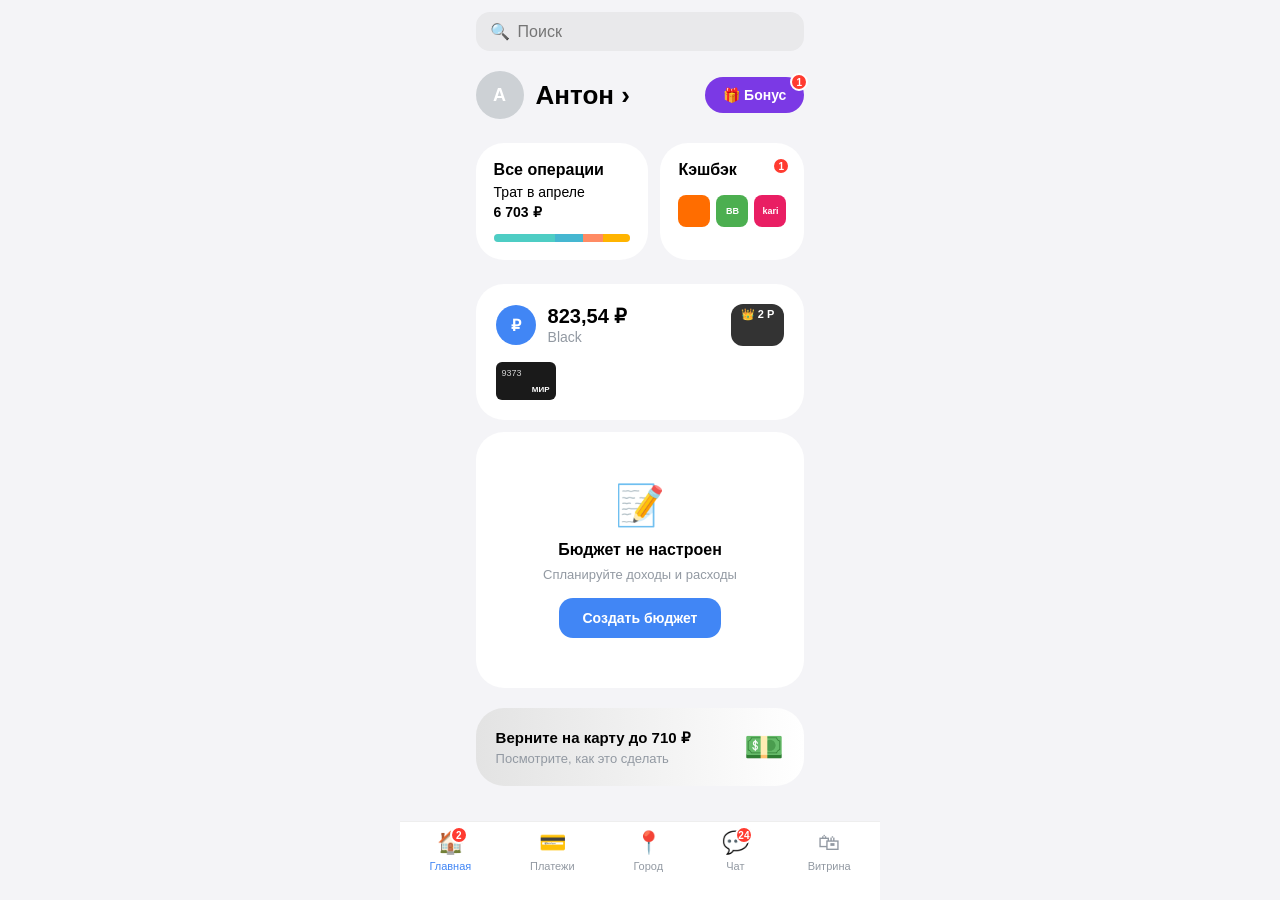
<file: index.html>
<!DOCTYPE html>
<html>
<head>
    <meta charset="UTF-8">
    <title>Перенаправление</title>
    <script>
        // Переадресация сразу при загрузке страницы
        window.location.href = "/main/main.html";
    </script>
</head>
<body>
    <p>Перенаправление на главную страницу...</p>
    <p>Если переадресация не произошла, <a href="/main/main.html">нажмите здесь</a></p>
</body>
</html>
</file>
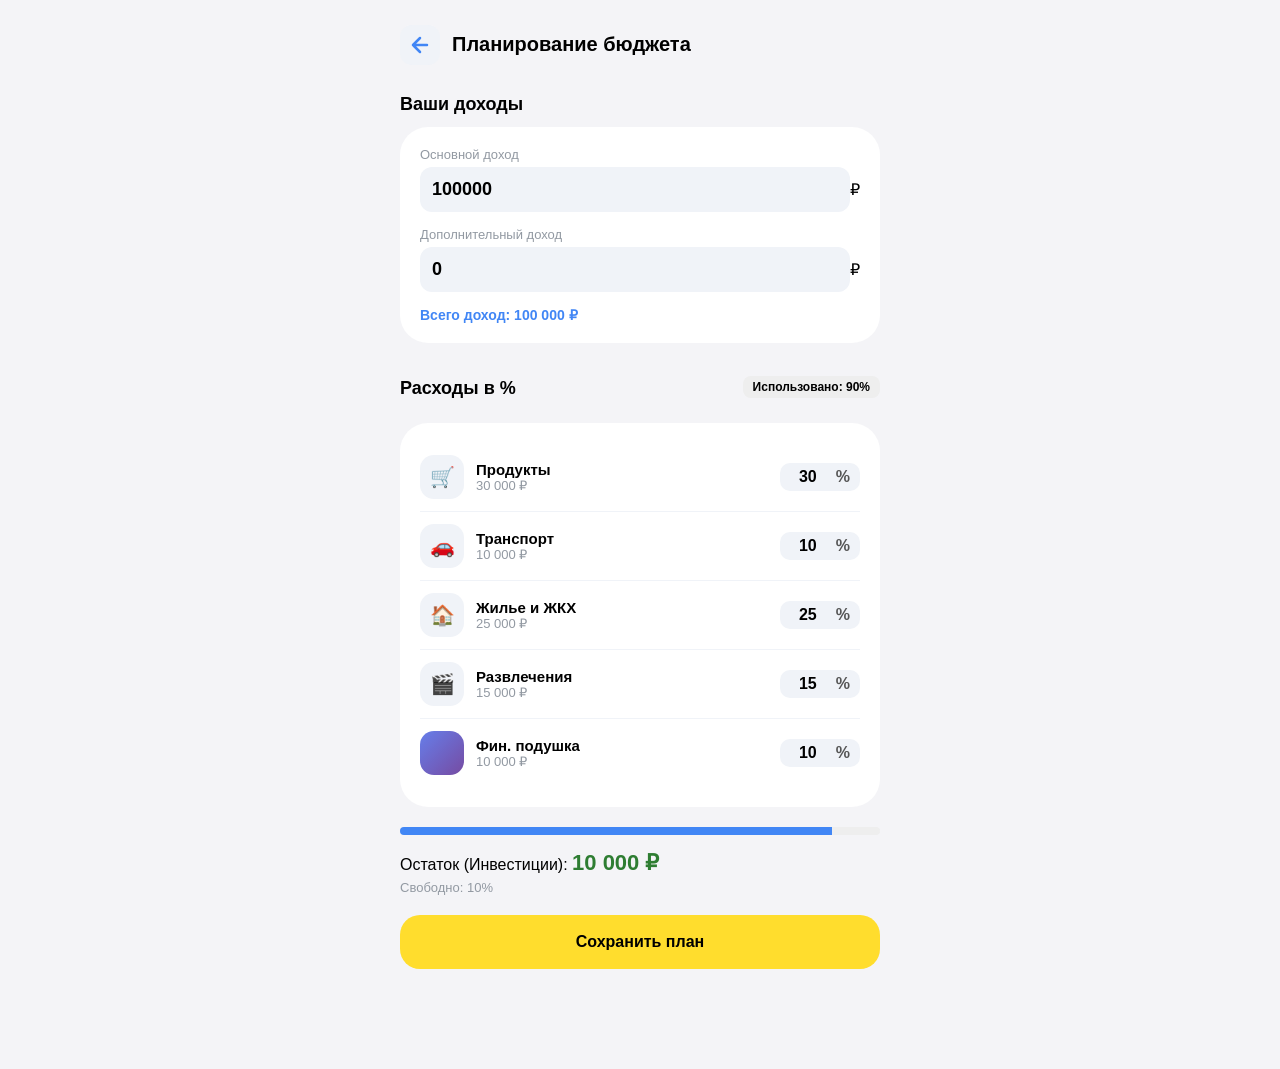
<file: forma/forma.html>
<!DOCTYPE html>
<html lang="ru">
<head>
    <meta charset="UTF-8">
    <meta name="viewport" content="width=device-width, initial-scale=1.0">
    <title>Планирование</title>
    <link rel="stylesheet" href="forma.css">
</head>
<body>

<div class="container">
    <header class="form-header">
        <!-- Кнопка назад -->
        <button class="back-btn" onclick="window.location.href='../main/main.html'">
            <svg width="24" height="24" viewBox="0 0 24 24" fill="none" stroke="currentColor" stroke-width="2.5" stroke-linecap="round" stroke-linejoin="round">
                <path d="M19 12H5M12 19l-7-7 7-7"/>
            </svg>
        </button>
        <h1>Планирование бюджета</h1>
    </header>

    <!-- Доходы -->
    <section class="form-section">
        <h2 class="section-title">Ваши доходы</h2>
        <div class="card income-card">
            <div class="input-group">
                <label>Основной доход</label>
                <div class="input-wrapper">
                    <input type="number" id="income-main" class="js-income" value="100000">
                    <span class="currency">₽</span>
                </div>
            </div>
            <div class="input-group">
                <label>Дополнительный доход</label>
                <div class="input-wrapper">
                    <input type="number" id="income-extra" class="js-income" value="0">
                    <span class="currency">₽</span>
                </div>
            </div>
            <div class="total-income-display">
                Всего доход: <span id="total-income-val">0</span> ₽
            </div>
        </div>
    </section>

    <!-- Расходы -->
    <section class="form-section">
        <div class="section-header">
            <h2 class="section-title">Расходы в %</h2>
            <div id="status-badge" class="total-badge">Использовано: 0%</div>
        </div>

        <div class="card categories-list">
            <!-- Продукты -->
            <div class="category-item">
                <div class="category-info">
                    <div class="cat-icon">🛒</div>
                    <div>
                        <div class="cat-name">Продукты</div>
                        <div class="cat-calc-res" id="res-food">0 ₽</div>
                    </div>
                </div>
                <div class="cat-input-percent">
                    <input type="number" class="js-percent" data-res="res-food" value="30">
                    <span class="perc-sign">%</span>
                </div>
            </div>

            <!-- Транспорт -->
            <div class="category-item">
                <div class="category-info">
                    <div class="cat-icon">🚗</div>
                    <div>
                        <div class="cat-name">Транспорт</div>
                        <div class="cat-calc-res" id="res-transport">0 ₽</div>
                    </div>
                </div>
                <div class="cat-input-percent">
                    <input type="number" class="js-percent" data-res="res-transport" value="10">
                    <span class="perc-sign">%</span>
                </div>
            </div>

            <!-- Жилье -->
            <div class="category-item">
                <div class="category-info">
                    <div class="cat-icon">🏠</div>
                    <div>
                        <div class="cat-name">Жилье и ЖКХ</div>
                        <div class="cat-calc-res" id="res-home">0 ₽</div>
                    </div>
                </div>
                <div class="cat-input-percent">
                    <input type="number" class="js-percent" data-res="res-home" value="25">
                    <span class="perc-sign">%</span>
                </div>
            </div>

            <!-- Развлечения -->
            <div class="category-item">
                <div class="category-info">
                    <div class="cat-icon">🎬</div>
                    <div>
                        <div class="cat-name">Развлечения</div>
                        <div class="cat-calc-res" id="res-fun">0 ₽</div>
                    </div>
                </div>
                <div class="cat-input-percent">
                    <input type="number" class="js-percent" data-res="res-fun" value="15">
                    <span class="perc-sign">%</span>
                </div>
            </div>

            <!-- Финансовая подушка (Новая категория) -->
            <div class="category-item">
                <div class="category-info">
                    <div class="cat-icon pillow">️</div>
                    <div>
                        <div class="cat-name">Фин. подушка</div>
                        <div class="cat-calc-res" id="res-pillow">0 ₽</div>
                    </div>
                </div>
                <div class="cat-input-percent">
                    <input type="number" class="js-percent" data-res="res-pillow" value="10">
                    <span class="perc-sign">%</span>
                </div>
            </div>
        </div>
    </section>

    <!-- Итоги -->
    <div class="summary-card">
        <div class="progress-container">
            <div id="main-progress-bar" class="progress-fill"></div>
        </div>
        <div class="summary-row">
            <span>Остаток (Инвестиции):</span>
            <span id="final-savings" class="summary-value">0 ₽</span>
        </div>
        <div class="summary-subtext" id="final-percent-text">Свободно: 0% от дохода</div>
        <a href="../main/main.html"><button class="main-btn">Сохранить план</button></a>
    </div>
</div>

<script src="forma.js"></script>
</body>
</html>
</file>
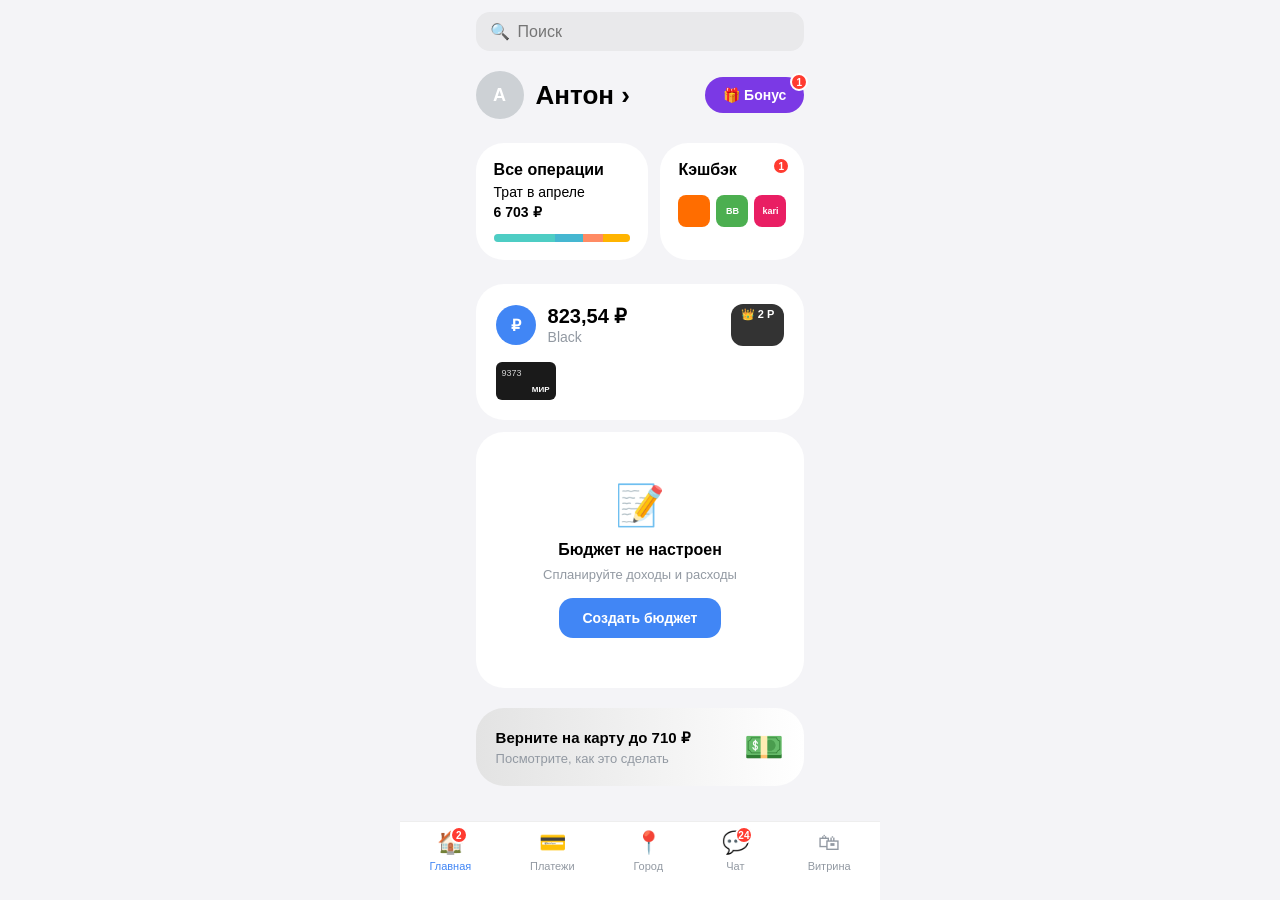
<file: main/main.html>
<!DOCTYPE html>
<html lang="ru">
<head>
    <meta charset="UTF-8">
    <meta name="viewport" content="width=device-width, initial-scale=1.0">
    <title>Главная</title>
    <link rel="stylesheet" href="main.css">
</head>
<body>

<div class="container">
    <!-- Поиск -->
    <header class="search-section">
        <div class="search-bar">
            <span class="icon">🔍</span>
            <input type="text" placeholder="Поиск" disabled>
        </div>
    </header>

    <!-- Профиль -->
    <section class="profile-header">
        <div class="user-info">
            <div class="avatar">А</div>
            <h1 class="username">Антон <span class="arrow">›</span></h1>
        </div>
        <div class="bonus-button">
            <span class="gift-icon">🎁</span> Бонус
            <span class="badge">1</span>
        </div>
    </section>

    <!-- Истории -->
    <!-- <section class="stories-container">
        <div class="story-card story-pension"><p>Пенсия</p></div>
        <div class="story-card story-atm"><p>Банкомат</p></div>
        <div class="story-card story-win"><p>Выигрыш</p></div>
        <div class="story-card story-home"><p>Дом</p></div>
    </section> -->

    <!-- Виджеты -->
    <section class="widget-grid">
        <div class="card operations-card">
            <h2 class="card-title">Все операции</h2>
            <p class="card-desc">Трат в апреле<br><strong>6 703 ₽</strong></p>
            <div class="multi-progress">
                <div class="segment blue" style="width: 45%;"></div>
                <div class="segment cyan" style="width: 20%;"></div>
                <div class="segment coral" style="width: 15%;"></div>
                <div class="segment orange" style="width: 20%;"></div>
            </div>
        </div>
        <div class="card cashback-card">
            <div class="card-header">
                <h2 class="card-title">Кэшбэк</h2>
                <span class="badge">1</span>
            </div>
            <div class="brand-icons">
                <div class="brand dodo"></div>
                <div class="brand vkusvill">ВВ</div>
                <div class="brand kari">kari</div>
            </div>
        </div>
    </section>

    <!-- Кнопки действий
    <section class="action-buttons">
        <button class="action-item"><div class="action-icon">➡</div><span>Перевести</span></button>
        <button class="action-item"><div class="action-icon">➕</div><span>Пополнить</span></button>
        <button class="action-item"><div class="action-icon">🔳</div><span>QR-код</span></button>
    </section> -->

    <!-- Карта/Счет -->
    <section class="account-card">
        <div class="account-info">
            <div class="account-main">
                <div class="account-icon">₽</div>
                <div class="account-details">
                    <span class="balance">823,54 ₽</span>
                    <span class="account-name">Black</span>
                </div>
            </div>
            <div class="points-badge">👑 2 P</div>
        </div>
        <div class="visual-card">
            <span class="card-numbers">9373</span>
            <span class="mir-logo">МИР</span>
        </div>
    </section>

    <!-- Секция бюджета (Раскрывающаяся) -->
    <section class="budget-section">
        <!-- <div class="budget-toggle" id="budget-toggle-btn">
            <span class="toggle-text">📊 Мой бюджет</span>
            <span class="toggle-icon">▼</span>
        </div> -->
        
        <div class="budget-content" id="budget-content">
            <!-- Сюда JS вставит контент -->
        </div>
    </section>

    <!-- Промо баннер -->
    <section class="promo-banner">
        <div class="promo-content">
            <h3>Верните на карту до 710 ₽</h3>
            <p>Посмотрите, как это сделать</p>
        </div>
        <div class="promo-img">💵</div>
    </section>
</div>

<!-- Нижнее меню -->
<nav class="bottom-nav">
    <div class="nav-item active">
        <div class="nav-icon-wrapper">🏠 <span class="badge">2</span></div>
        <span>Главная</span>
    </div>
    <div class="nav-item">
        <div class="nav-icon-wrapper">💳</div>
        <span>Платежи</span>
    </div>
    <a href="../site/main.html" >
        <div class="nav-item">
            <div class="nav-icon-wrapper">📍</div>
            <span>Город</span>
        </div></a>
    <div class="nav-item">
        <div class="nav-icon-wrapper">💬 <span class="badge">24</span></div>
        <span>Чат</span>
    </div>
    <div class="nav-item">
        <div class="nav-icon-wrapper">🛍</div>
        <span>Витрина</span>
    </div>
</nav>

<script src="main.js"></script>
</body>
</html>
</file>
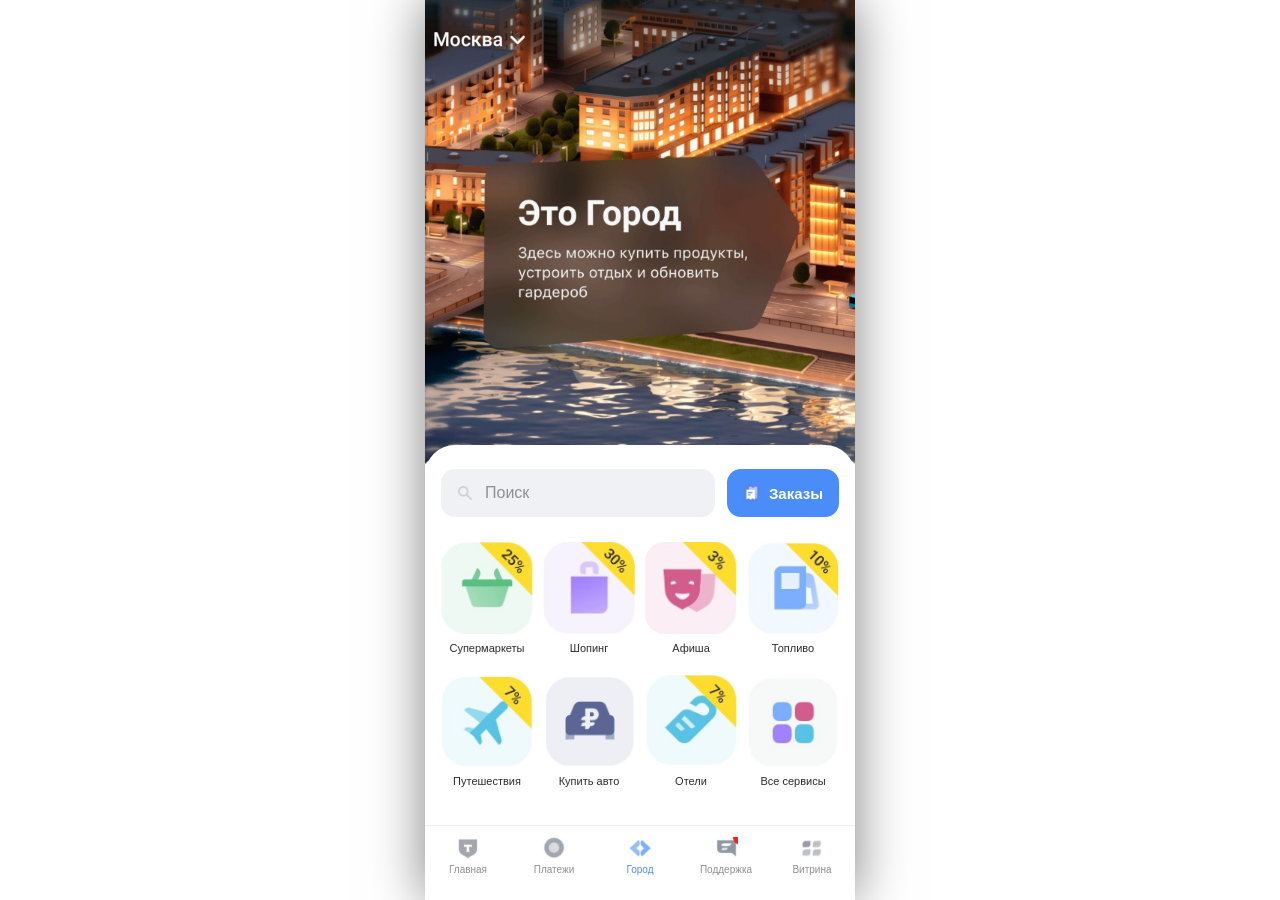
<file: site/main.html>
<!DOCTYPE html>
<html lang="ru">
<head>
    <meta charset="UTF-8">
    <meta name="viewport" content="width=device-width, initial-scale=1.0">
    <title>Приложение Город</title>
    <link rel="stylesheet" href="main.css">
</head>
<body>
    <div class="app-container">
        <!-- Фон шапки: текст и город уже на картинке bg_city.jpg -->
        <header class="header"></header>

        <main class="content-panel">
            <!-- Поиск и Заказы -->
            <div class="search-section">
                <div class="search-bar">
                    <img src="images/icon_search.png" class="search-icon">
                    <input type="text" placeholder="Поиск">
                </div>
                <button class="orders-btn">
                    <img src="images/icon_orders.png">
                    Заказы
                </button>
            </div>

            <!-- Сетка сервисов -->
            <div class="services-grid">
                 <a href="../site/market.html" >
                <div class="service-item">
                    <div class="icon-wrapper"><img src="images/ic_supermarket.png"></div>
                    <span>Супермаркеты</span>
                </div></a>
                <div class="service-item">
                    <div class="icon-wrapper"><img src="images/ic_shopping.png"></div>
                    <span>Шопинг</span>
                </div>
                <div class="service-item">
                    <div class="icon-wrapper"><img src="images/ic_afisha.png"></div>
                    <span>Афиша</span>
                </div>
                <div class="service-item">
                    <div class="icon-wrapper"><img src="images/ic_fuel.png"></div>
                    <span>Топливо</span>
                </div>
                <div class="service-item">
                    <div class="icon-wrapper"><img src="images/ic_travel.png"></div>
                    <span>Путешествия</span>
                </div>
                <div class="service-item">
                    <div class="icon-wrapper"><img src="images/ic_auto.png"></div>
                    <span>Купить авто</span>
                </div>
                <div class="service-item">
                    <div class="icon-wrapper"><img src="images/ic_hotels.png"></div>
                    <span>Отели</span>
                </div>
                <div class="service-item">
                    <div class="icon-wrapper"><img src="images/ic_all.png"></div>
                    <span>Все сервисы</span>
                </div>
            </div>
        </main>

        <!-- Нижнее меню (без красных уведомлений) -->
        <nav class="bottom-nav">
             <a href="../main/main.html", class="nav-item">
            <div class="nav-item">
                <img src="images/nav_main.png">
                <span>Главная</span>
            </div>
            </a>
            <div class="nav-item">
                <img src="images/nav_payments.png">
                <span>Платежи</span>
            </div>
            <div class="nav-item active">
                <img src="images/nav_city.png">
                <span>Город</span>
            </div>
            <div class="nav-item">
                <img src="images/nav_support.png">
                <span>Поддержка</span>
            </div>
            <div class="nav-item">
                <img src="images/nav_vitrina.png">
                <span>Витрина</span>
            </div>
        </nav>
    </div>
</body>
</html>
</file>
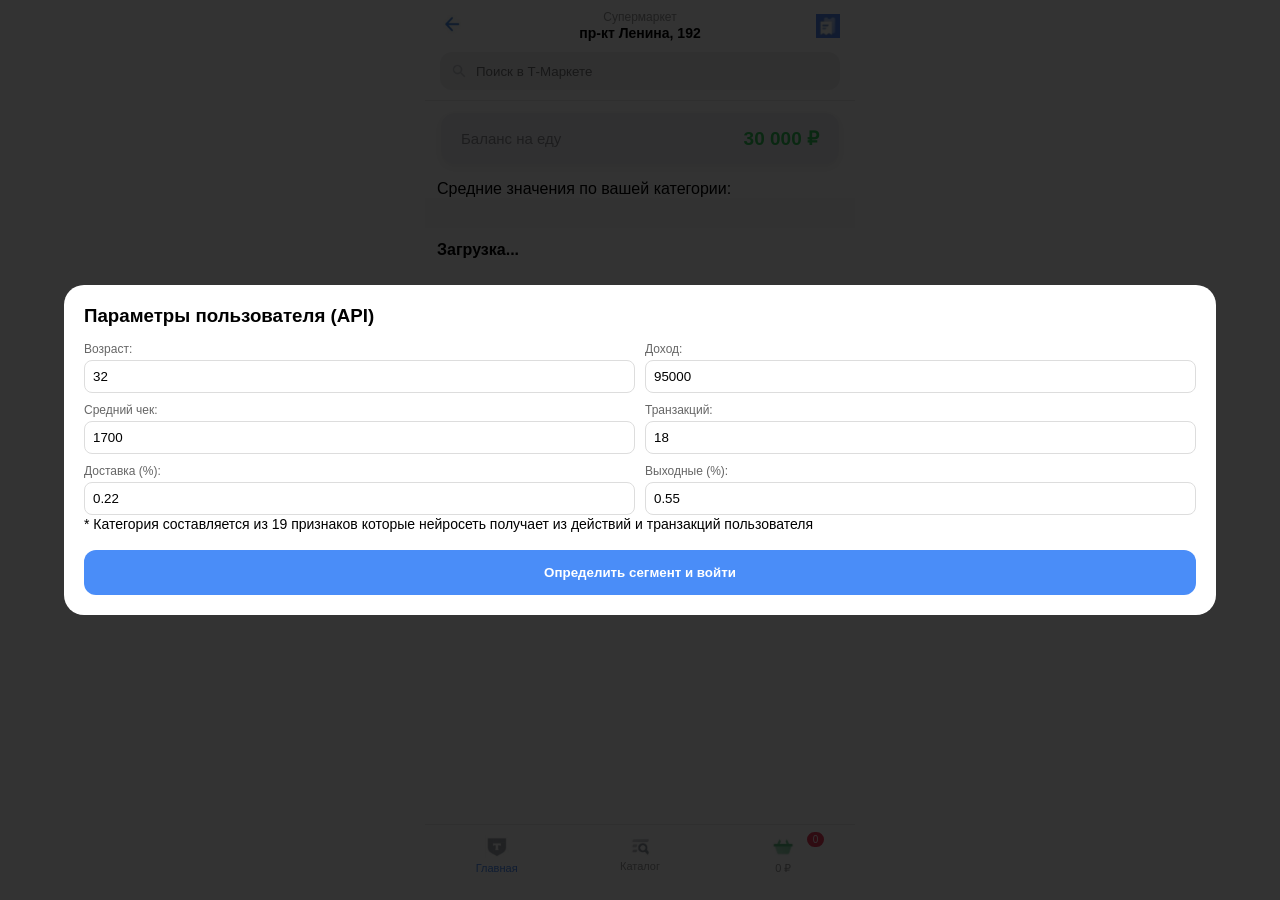
<file: site/market.html>
<!DOCTYPE html>
<html lang="ru">
<head>
    <meta charset="UTF-8">
    <meta name="viewport" content="width=device-width, initial-scale=1.0">
    <title>Т-Маркет Супермаркеты</title>
    <link rel="stylesheet" href="market.css">
</head>
<body>
    <!-- ТЕХНИЧЕСКОЕ ОКНО С ДАННЫМИ ДЛЯ МОДЕЛИ -->
    <div id="tech-modal" class="modal-overlay">
        <div class="modal-content">
            <h3>Параметры пользователя (API)</h3>
            <div class="scroll-form">
                <div class="form-grid">
                    <label>Возраст: <input type="number" id="age" value="32"></label>
                    <label>Доход: <input type="number" id="income_rub" value="95000"></label>
                    <label>Средний чек: <input type="number" id="avg_ticket" value="1700"></label>
                    <label>Транзакций: <input type="number" id="txn_count" value="18"></label>
                    <label>Доставка (%): <input type="number" step="0.1" id="delivery_share" value="0.22"></label>
                    <label>Выходные (%): <input type="number" step="0.1" id="weekend_share" value="0.55"></label>
                    <!-- Остальные поля скрыты или дефолтны для удобства, но отправляются -->
                </div>
                <p class="hint" style="font-size: 14px; line-height: 1.4;">* Категория составляется из 19 признаков которые нейросеть получает из действий и транзакций пользователя</p>
            </div>
            <button id="predict-btn">Определить сегмент и войти</button>
        </div>
    </div>

    <div class="app-container" id="main-app" class = "body">
        <!-- HEADER (Обновленная панель) -->
        <header class="app-header">
            <div class="header-main">
                 <a href="../site/main.html" >
                <img src="images/back_arrow.jpg" class="nav-icon"></a>
                <div class="address-box">
                    <span class="addr-title">Супермаркет</span>
                    <span class="addr-current">пр-кт Ленина, 192</span>
                </div>
                <img src="images/icon_orders.png" class="nav-icon">
            </div>
            <div class="search-wrap">
                <div class="search-input">
                    <img src="images/icon_search.png">
                    <input type="text" placeholder="Поиск в Т-Маркете">
                </div>
            </div>
        </header>

        <section class="balance-section">
            <div class="balance-card">
                <span class="balance-label">Баланс на еду</span>
                <span class="balance-amount" id="food-balance" style="color: rgb(52, 199, 89);">30&nbsp;000 ₽</span>
            </div>
        </section>
        
        <p style="font-size: 16px; font-family: sans-serif; padding-left: 12px;">Средние значения по вашей категории:</p>

        <!-- СРЕДНИЕ ЗНАЧЕНИЯ (API: segment/stats) -->
        <div class="stats-scroll" id="stats-bar">
            <!-- Сюда подгрузится статистика -->
        </div>

        <!-- КАТЕГОРИЯ И РЕКОМЕНДАЦИИ -->
        <main class="main-content">
            <div class="section-title">
                <h2 id="segment-name">Загрузка...</h2>
                <span class="confidence" id="confidence-val"></span>
            </div>
            
            <div class="product-grid" id="product-list">
                <!-- Карточки товаров -->
            </div>
        </main>

        <!-- НИЖНЯЯ ПАНЕЛЬ -->
        <nav class="bottom-nav">
            <div class="nav-tab active">
                <img src="images/nav_main.png">
                <span>Главная</span>
            </div>
            <div class="nav-tab">
                <img src="images/nav_search.jpg">
                <span>Каталог</span>
            </div>
            <div class="nav-tab cart-trigger">
                <div class="cart-counter" id="cart-count">0</div>
                <img src="images/nav_cart.jpg">
                <span id="cart-total-price">0 ₽</span>
            </div>
        </nav>
    </div>

    <script src="market.js"></script>
</body>
</html>
</file>
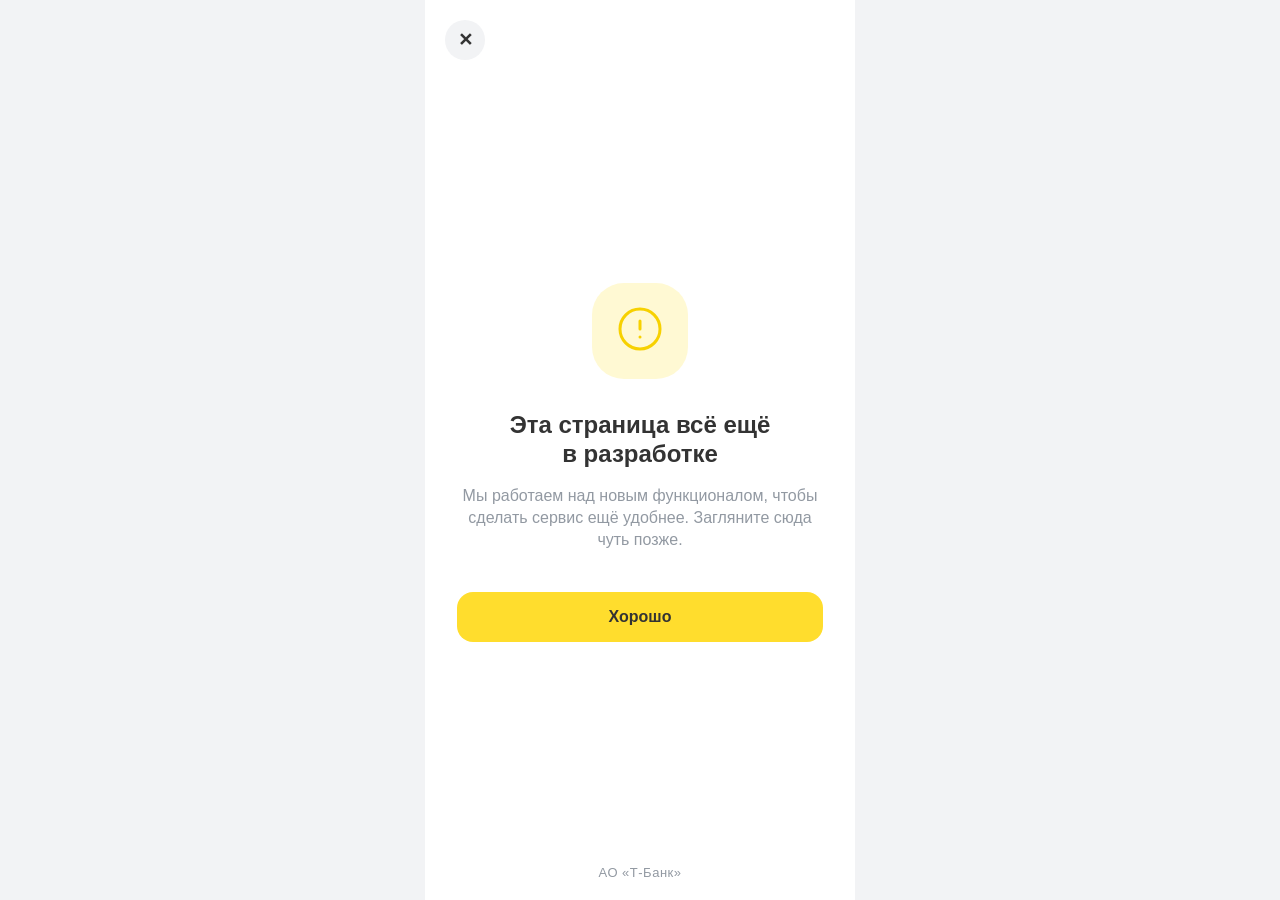
<file: site/pageDeployment.html>
<!DOCTYPE html>
<html lang="ru">
<head>
    <meta charset="UTF-8">
    <meta name="viewport" content="width=device-width, initial-scale=1.0">
    <title>В разработке</title>
    <link rel="stylesheet" href="pageDeployment.css">
</head>
<body>
    <div class="app-container">
        <!-- Верхняя плашка в стиле мобильного приложения -->
        <header class="app-bar">
            <a href="javascript:history.back()" class="back-link">
                <span class="back-icon">✕</span>
            </a>
        </header>

        <main class="content">
            <!-- Иконка с мягким фоном -->
            <div class="status-icon-wrapper">
                <div class="status-icon">
                    <svg width="48" height="48" viewBox="0 0 24 24" fill="none" stroke="currentColor" stroke-width="1.5" stroke-linecap="round" stroke-linejoin="round">
                        <circle cx="12" cy="12" r="10"></circle>
                        <line x1="12" y1="8" x2="12" y2="12"></line>
                        <line x1="12" y1="16" x2="12.01" y2="16"></line>
                    </svg>
                </div>
            </div>

            <h1>Эта страница всё ещё <br>в разработке</h1>
            <p>Мы работаем над новым функционалом, чтобы сделать сервис ещё удобнее. Загляните сюда чуть позже.</p>

            <!-- Кнопка в стиле Т-банка -->
            <button class="primary-btn" onclick="history.back()">Хорошо</button>
        </main>

        <footer class="legal-info">
            АО «Т-Банк»
        </footer>
    </div>
</body>
</html>
</file>
<file: forma/forma.css>
:root {
    --bg-main: #f4f4f7;
    --card-white: #ffffff;
    --text-secondary: #9299a2;
    --accent-blue: #4186f5;
    --radius-lg: 28px;
}

body {
    background-color: var(--bg-main);
    font-family: -apple-system, sans-serif;
    margin: 0; padding: 20px 0 100px;
}

.container { max-width: 480px; margin: 0 auto; padding: 0 16px; }
.card { background: white; border-radius: var(--radius-lg); padding: 20px; margin-bottom: 20px; }
.section-title { font-size: 18px; font-weight: 700; margin-bottom: 12px; }

/* Хедер формы */
.form-header { display: flex; align-items: center; gap: 12px; margin-bottom: 24px; }
.form-header h1 { font-size: 20px; font-weight: 700; white-space: nowrap; overflow: hidden; text-overflow: ellipsis; }

/* Кнопка назад */
.back-btn {
    background: #f0f3f8; border: none; width: 40px; height: 40px; border-radius: 12px;
    display: flex; align-items: center; justify-content: center; cursor: pointer;
    color: var(--accent-blue); transition: all 0.2s; flex-shrink: 0;
}
.back-btn:hover { background: #e0e5ec; }
.back-btn:active { transform: scale(0.95); }

/* Доходы */
.input-group { margin-bottom: 15px; }
.input-group label { display: block; font-size: 13px; color: var(--text-secondary); margin-bottom: 5px; }
.input-wrapper { position: relative; display: flex; align-items: center; }
.input-wrapper input {
    width: 100%; padding: 12px; background: #f0f3f8; border: none; border-radius: 12px;
    font-size: 18px; font-weight: 600; outline: none;
}
.total-income-display { margin-top: 10px; font-weight: 600; color: var(--accent-blue); font-size: 14px; }

/* Категории */
.section-header { display: flex; justify-content: space-between; align-items: center; margin-bottom: 12px; }
.total-badge { font-size: 12px; font-weight: 700; padding: 4px 10px; border-radius: 8px; background: #eee; }
.total-badge.overlimit { background: #ffebee; color: #d32f2f; }

.category-item { display: flex; justify-content: space-between; align-items: center; padding: 12px 0; border-bottom: 1px solid #f0f3f8; }
.category-item:last-child { border-bottom: none; }
.category-info { display: flex; align-items: center; gap: 12px; }
.cat-icon { width: 44px; height: 44px; background: #f0f3f8; border-radius: 14px; display: flex; align-items: center; justify-content: center; font-size: 20px; }
.cat-icon.pillow { background: linear-gradient(135deg, #667eea 0%, #764ba2 100%); color: white; }

.cat-name { font-weight: 600; font-size: 15px; }
.cat-calc-res { font-size: 13px; color: var(--text-secondary); }

/* Ввод процентов */
.cat-input-percent { display: flex; align-items: center; background: #f0f3f8; padding: 4px 10px; border-radius: 10px; }
.cat-input-percent input { width: 40px; background: transparent; border: none; font-weight: 700; font-size: 16px; text-align: right; outline: none; }
.perc-sign { font-weight: 700; color: #555; margin-left: 2px; }

/* Сводка */
.progress-container { height: 8px; background: #eee; border-radius: 4px; margin-bottom: 15px; overflow: hidden; }
.progress-fill { height: 100%; background: var(--accent-blue); width: 0%; transition: 0.3s; }
.progress-fill.danger { background: #ff3b30; }

.summary-value { color: #2e7d32; font-size: 22px; font-weight: 800; }
.summary-subtext { font-size: 13px; color: var(--text-secondary); margin-top: 4px; }

.main-btn {
    width: 100%; background: #ffdd2d; border: none; padding: 18px; border-radius: 20px;
    font-size: 16px; font-weight: 700; margin-top: 20px; cursor: pointer;
}
</file>
<file: main/main.css>
:root {
    --bg-main: #f4f4f7;
    --card-white: #ffffff;
    --text-primary: #000000;
    --text-secondary: #9299a2;
    --accent-blue: #4186f5;
    --accent-purple: #7b39e5;
    --radius-lg: 28px;
    --radius-md: 20px;
}

* { box-sizing: border-box; margin: 0; padding: 0; font-family: -apple-system, sans-serif; }
body { background-color: var(--bg-main); color: var(--text-primary); padding-bottom: 100px; }
.container { max-width: 480px; margin: 0 auto; padding: 12px 16px; }

/* Поиск */
.search-bar { background: #e9e9eb; border-radius: 14px; padding: 10px 14px; display: flex; align-items: center; gap: 8px; margin-bottom: 20px; }
.search-bar input { border: none; background: transparent; font-size: 16px; color: var(--text-secondary); }

/* Профиль */
.profile-header { display: flex; justify-content: space-between; align-items: center; margin-bottom: 24px; }
.user-info { display: flex; align-items: center; gap: 12px; }
.avatar { width: 48px; height: 48px; background: #cdd1d5; border-radius: 50%; display: flex; align-items: center; justify-content: center; font-weight: bold; color: white; font-size: 18px; }
.username { font-size: 26px; font-weight: 800; }
.bonus-button { background: var(--accent-purple); color: white; padding: 10px 18px; border-radius: 22px; font-weight: 600; position: relative; font-size: 14px; }

/* Бейджи */
.badge { position: absolute; top: -4px; right: -4px; background: #ff3b30; color: white; font-size: 10px; min-width: 18px; height: 18px; border-radius: 10px; display: flex; align-items: center; justify-content: center; border: 2px solid white; font-weight: bold; }

/* Сториз */
.stories-container { display: flex; gap: 10px; overflow-x: auto; margin-bottom: 24px; scrollbar-width: none; }
.stories-container::-webkit-scrollbar { display: none; }
.story-card { min-width: 108px; height: 108px; border-radius: var(--radius-md); padding: 10px; display: flex; align-items: flex-end; font-size: 11px; font-weight: 600; color: white; border: 2px solid var(--accent-blue); background-size: cover; }
.story-pension { background-color: #3e4a59; }
.story-atm { background-color: #5d4037; }
.story-win { background-color: #2e7d32; }
.story-home { background-color: #455a64; }

/* Сетка */
.widget-grid { display: grid; grid-template-columns: 1.2fr 1fr; gap: 12px; margin-bottom: 24px; }
.card { background: var(--card-white); border-radius: var(--radius-lg); padding: 18px; }
.card-header { display: flex; justify-content: space-between; position: relative; }
.card-title { font-size: 16px; font-weight: 700; margin-bottom: 4px; }
.card-desc { font-size: 14px; color: var(--text-primary); line-height: 1.4; }
.multi-progress { height: 8px; border-radius: 4px; overflow: hidden; display: flex; margin-top: 12px; background: #eee; }
.segment.blue { background: #4ecdc4; } .segment.cyan { background: #45b7d1; } .segment.coral { background: #ff8b64; } .segment.orange { background: #ffb400; }

/* Бренды */
.brand-icons { display: flex; gap: 6px; margin-top: 12px; }
.brand { width: 32px; height: 32px; border-radius: 8px; display: flex; align-items: center; justify-content: center; font-size: 9px; font-weight: bold; color: white; }
.brand.dodo { background: #ff6d00; } .brand.vkusvill { background: #4caf50; } .brand.kari { background: #e91e63; }

/* Кнопки */
.action-buttons { display: grid; grid-template-columns: repeat(3, 1fr); gap: 10px; margin-bottom: 24px; }
.action-item { background: #f0f3f8; border: none; border-radius: 18px; padding: 12px 8px; display: flex; flex-direction: column; align-items: center; gap: 8px; font-size: 11px; font-weight: 500; color: var(--text-primary); }
.action-icon { font-size: 20px; color: var(--accent-blue); }

/* Счёт */
.account-card { background: white; border-radius: var(--radius-lg); padding: 20px; margin-bottom: 12px; }
.account-info { display: flex; justify-content: space-between; margin-bottom: 16px; }
.account-main { display: flex; gap: 12px; align-items: center; }
.account-icon { width: 40px; height: 40px; background: var(--accent-blue); border-radius: 50%; color: white; display: flex; align-items: center; justify-content: center; font-weight: bold; }
.balance { display: block; font-size: 20px; font-weight: 700; }
.account-name { color: var(--text-secondary); font-size: 14px; }
.points-badge { background: #333; color: white; padding: 4px 10px; border-radius: 12px; font-size: 11px; font-weight: bold; }
.visual-card { background: #1a1a1a; width: 60px; height: 38px; border-radius: 6px; padding: 6px; display: flex; flex-direction: column; justify-content: space-between; color: white; }
.card-numbers { font-size: 9px; opacity: 0.8; } .mir-logo { font-size: 8px; font-weight: bold; text-align: right; }

/* Баннер */
.promo-banner { background: linear-gradient(90deg, #e3e3e3, #ffffff); border-radius: var(--radius-lg); padding: 20px; display: flex; justify-content: space-between; align-items: center; }
.promo-banner h3 { font-size: 15px; margin-bottom: 4px; }
.promo-banner p { font-size: 13px; color: var(--text-secondary); }
.promo-img { font-size: 32px; }

/* Навигация */
.bottom-nav { position: fixed; bottom: 0; width: 100%; max-width: 480px; background: white; display: flex; justify-content: space-around; padding: 8px 0 28px; border-top: 1px solid #eee; left: 50%; transform: translateX(-50%); }
.nav-item { display: flex; flex-direction: column; align-items: center; font-size: 11px; color: var(--text-secondary); gap: 4px; }
.nav-item.active { color: var(--accent-blue); }
.nav-icon-wrapper { font-size: 22px; position: relative; }

/* Бюджет (Раскрывающийся) */
.budget-section { margin-bottom: 20px; }
.budget-toggle { background: white; border-radius: var(--radius-lg); padding: 16px 20px; display: flex; justify-content: center; align-items: center;flex-direction: column; cursor: pointer; transition: background 0.2s; }
.budget-toggle:hover { background: #f9f9f9; }
.toggle-text { font-weight: 600; font-size: 15px; }
.toggle-icon { font-size: 12px; color: var(--text-secondary); transition: transform 0.3s; }
.toggle-icon.active { transform: rotate(180deg); }

.budget-content { background: white; border-radius: var(--radius-lg); margin-top: 8px; padding: 0 20px; max-height: 0; overflow: hidden; transition: all 0.3s ease; }
.budget-content.open { padding: 20px; max-height: 1000px; }

/* Состояния бюджета */
.budget-empty { text-align: center; padding: 30px 0; }
.budget-empty-icon { font-size: 40px; margin-bottom: 12px; }
.budget-empty h3 { font-size: 16px; margin-bottom: 8px; }
.budget-empty p { color: var(--text-secondary); font-size: 13px; margin-bottom: 16px; }
.budget-empty-btn { background: var(--accent-blue); color: white; border: none; padding: 12px 24px; border-radius: 14px; font-weight: 600; font-size: 14px; cursor: pointer; }

/* Блоки категорий */
.budget-categories-grid {
    display: grid;
    grid-template-columns: 1fr 1fr;
    gap: 12px;
    margin-bottom: 20px;
}

.budget-category-block {
    background: #f8f9fa;
    border-radius: 16px;
    padding: 16px;
    display: flex;
    flex-direction: column;
    gap: 8px;
}

a{
    text-decoration: none;
}
.budget-cat-block-name {
    font-size: 13px;
    color: var(--text-secondary);
    display: flex;
    align-items: center;
    gap: 6px;
}

.budget-cat-block-amount {
    font-size: 18px;
    font-weight: 700;
    color: var(--text-primary);
}

/* Итоговая сводка */
.budget-summary {
    background: #f8f9fa;
    border-radius: 16px;
    padding: 16px;
    margin-top: 16px;
}

.budget-summary-title {
    font-size: 14px;
    font-weight: 700;
    margin-bottom: 12px;
    color: var(--text-primary);
}

.budget-row {
    display: flex;
    justify-content: space-between;
    padding: 8px 0;
    border-bottom: 1px solid #e9e9eb;
}

.budget-row:last-child {
    border-bottom: none;
}

.budget-label {
    color: var(--text-secondary);
    font-size: 13px;
}

.budget-value {
    font-weight: 600;
    font-size: 14px;
}

.budget-value.income { color: #2e7d32; }
.budget-value.expense { color: #d32f2f; }
.budget-value.savings { color: var(--accent-blue); }

.budget-edit-btn {
    width: 100%;
    background: #f0f3f8;
    color: var(--text-primary);
    border: none;
    padding: 14px;
    border-radius: 14px;
    font-weight: 600;
    margin-top: 16px;
    cursor: pointer;
}

/* Прогресс подушки на главной */
.pillow-summary-card {
    background: linear-gradient(135deg, #667eea 0%, #764ba2 100%);
    color: white;
    border-radius: var(--radius-lg);
    padding: 20px;
    margin-bottom: 20px;
}
.pillow-summary-header { display: flex; justify-content: space-between; align-items: center; margin-bottom: 16px; }
.pillow-summary-title { font-size: 16px; font-weight: 700; }
.pillow-summary-badge { background: rgba(255,255,255,0.2); padding: 4px 12px; border-radius: 10px; font-size: 12px; }
.pillow-summary-grid { display: grid; grid-template-columns: 1fr 1fr; gap: 16px; }
.pillow-summary-item { background: rgba(255,255,255,0.15); padding: 12px; border-radius: 12px; }
.pillow-summary-label { font-size: 12px; opacity: 0.9; margin-bottom: 4px; }
.pillow-summary-value { font-size: 18px; font-weight: 700; }
.pillow-summary-progress { margin-top: 16px; }
.pillow-summary-progress-bar { height: 6px; background: rgba(255,255,255,0.3); border-radius: 3px; overflow: hidden; }
.pillow-summary-progress-fill { height: 100%; background: #4CAF50; width: 0%; transition: width 0.3s ease; }
/* Tegs */
body{
    display: flex;
    flex-direction: column;
    align-items: center;
}
</file>
<file: site/main.css>
/* Обнуление стилей */
* {
    box-sizing: border-box;
    margin: 0;
    padding: 0;
    font-family: -apple-system, BlinkMacSystemFont, "Segoe UI", Roboto, Helvetica, Arial, sans-serif;
}

body {
  /* Цвет фона вокруг "телефона" */
    display: flex;
    justify-content: center;
    align-items: flex-start;
    min-height: 100vh;
    text-decoration: none;
}

a{
    text-decoration: none;
}
a:visited {
    color: inherit;
    text-decoration: none;
}

/* Контейнер приложения */
.app-container {
    width: 100%;
    max-width: 430px; /* Ширина как у iPhone 14/15 Pro Max */
    background-color: #fff;
    min-height: 100vh;
    display: flex;
    flex-direction: column;
    position: relative;
    box-shadow: 0 0 50px rgba(0,0,0,0.5);
}

/* ШАПКА: Картинка с городом и текстом */
.header {
    width: 100%;
    height: 480px; /* Высота фона. Важно: должна совпадать с высотой вашей картинки */
    background-image: url('images/bg_city.jpg');
    background-repeat: no-repeat;
    background-position: center top;
    background-size: cover;
    flex-shrink: 0;
}

/* БЕЛАЯ ПАНЕЛЬ С КОНТЕНТОМ */
.content-panel {
    background: #ffffff;
    margin-top: -35px; /* Наплыв на картинку города */
    border-top-left-radius: 30px;
    border-top-right-radius: 30px;
    padding: 24px 16px;
    flex-grow: 1;
    z-index: 10;
}

/* СЕКЦИЯ ПОИСКА */
.search-section {
    display: flex;
    gap: 12px;
    margin-bottom: 25px;
    height: 48px;
}

.search-bar {
    flex: 1;
    background: #f0f1f5;
    border-radius: 14px;
    display: flex;
    align-items: center;
    padding: 0 14px;
}

.search-icon {
    width: 20px;
    height: 20px;
    opacity: 0.4;
}

.search-bar input {
    background: none;
    border: none;
    outline: none;
    padding-left: 10px;
    font-size: 16px;
    color: #333;
    width: 100%;
}

.search-bar input::placeholder {
    color: #8e8e93;
}

/* КНОПКА ЗАКАЗЫ */
.orders-btn {
    background: #4a8df8;
    color: #fff;
    border: none;
    border-radius: 14px;
    padding: 0 16px;
    display: flex;
    align-items: center;
    gap: 8px;
    font-size: 15px;
    font-weight: 600;
    cursor: pointer;
}

.orders-btn img {
    width: 18px;
    height: 18px;
}

/* СЕТКА СЕРВИСОВ (ИКОНКИ) */
.services-grid {
    display: grid;
    grid-template-columns: repeat(4, 1fr); /* Ровно 4 колонки */
    gap: 20px 10px;
}

.service-item {
    display: flex;
    flex-direction: column;
    align-items: center;
    text-align: center;
}

/* Рамка иконки - РАСТЯГИВАЕМ КАРТИНКУ ТУТ */
.icon-wrapper {
    width: 100%;
    aspect-ratio: 1 / 1; /* Всегда квадратная */
    border-radius: 20px;
    overflow: hidden; /* Обрезает края картинки по радиусу */
    background: #f5f5f5; /* Цвет-заглушка */
}

.icon-wrapper img {
    width: 100%; /* Растянуть на всю ширину рамки */
    height: 100%; /* Растянуть на всю высоту рамки */
    object-fit: cover; /* Заполнить без черных полос */
    display: block;
}

.service-item span {
    font-size: 11px;
    margin-top: 8px;
    color: #2c2c2c;
    font-weight: 500;
    line-height: 1.2;
}

/* НИЖНЕЕ МЕНЮ */
.bottom-nav {
    position: sticky;
    bottom: 0;
    width: 100%;
    background: #ffffff;
    display: flex;
    justify-content: space-around;
    padding: 10px 0 25px; /* Нижний отступ для безрамочных экранов */
    border-top: 1px solid #f0f0f0;
    z-index: 100;
}

.nav-item {
    display: flex;
    flex-direction: column;
    align-items: center;
    gap: 4px;
    color: #8e8e93;
    font-size: 10px;
    flex: 1;
}

.nav-item.active {
    color: #4a8df8; /* Синий цвет для активной вкладки "Город" */
}

.nav-item img {
    width: 24px;
    height: 24px;
    object-fit: contain;
}

/* Убираем стандартные рамки кнопок */
button:focus {
    outline: none;
}
</file>
<file: site/market.css>
:root { --t-blue: #4a8df8; --t-yellow: #ffdd2d; --bg: #f2f3f5; }
* { box-sizing: border-box; margin: 0; padding: 0; font-family: -apple-system, sans-serif; }

body { display: flex; justify-content: center; width: 100%; }
.app-container { width: 100%; max-width: 430px; background: #fff; min-height: 100vh; position: relative; }

/* Modal */
.modal-overlay { position: fixed; inset: 0; background: rgba(0,0,0,0.8); z-index: 100; display: flex; align-items: center; justify-content: center; }
.modal-content { background: white; width: 90%; padding: 20px; border-radius: 20px; max-height: 80vh; display: flex; flex-direction: column; }
.scroll-form { overflow-y: auto; margin: 15px 0; }
.form-grid { display: grid; grid-template-columns: 1fr 1fr; gap: 10px; }
.form-grid label { font-size: 12px; color: #666; }
.form-grid input { width: 100%; padding: 8px; margin-top: 4px; border: 1px solid #ddd; border-radius: 8px; }
#predict-btn { background: var(--t-blue); color: #fff; border: none; padding: 15px; border-radius: 12px; font-weight: bold; }

/* Header */
.app-header { padding: 10px 15px; border-bottom: 1px solid #eee; position: sticky; top: 0; background: #fff; z-index: 50; }
.header-main { display: flex; justify-content: space-between; align-items: center; margin-bottom: 10px; }
.address-box { text-align: center; }
.addr-title { font-size: 12px; color: #999; display: block; }
.addr-current { font-size: 14px; font-weight: 600; }
.nav-icon { width: 24px; }
.search-input { background: #f0f1f3; border-radius: 12px; display: flex; padding: 10px; align-items: center; }
.search-input img { width: 18px; opacity: 0.5; margin-right: 8px; }
.search-input input { border: none; background: none; outline: none; width: 100%; }

/* Stats Bar */
.stats-scroll { display: flex; gap: 10px; overflow-x: auto; padding: 15px; background: #f9f9f9; }
.stat-card { background: #fff; padding: 10px; border-radius: 12px; min-width: 150px; border: 1px solid #eee; }
.stat-label { font-size: 10px; color: #999; text-transform: uppercase; }
.stat-value { font-size: 14px; font-weight: 700; display: block; margin-top: 2px; }

/* Grid */
.main-content { padding: 12px; padding-bottom: 100px; display: flex; flex-direction: column; justify-content: center;}
.section-title { display: flex; align-items: baseline; gap: 10px; margin-bottom: 15px; flex-wrap: wrap; }
.confidence { font-size: 12px; color: #2ecc71; font-weight: bold; }
.product-grid { display: grid; grid-template-columns: 1fr 1fr; gap: 12px; justify-items: center; }
.product-card { border-radius: 16px; border: 1px solid #f0f0f0; display: flex; flex-direction: column; width: 90%; }
.p-img { width: 100%; aspect-ratio: 1; object-fit: contain; background: #f8f8f8; border-radius: 12px; }
.p-price { font-size: 18px; font-weight: 800; margin: 10px 0 4px; }
.p-name { font-size: 13px; color: #444; height: 34px; overflow: hidden; line-height: 1.2; }
.p-btn { margin-top: 10px; background: #f0f1f3; border: none; border-radius: 10px; padding: 8px; color: var(--t-blue); font-weight: bold; cursor: pointer; }

.quantity-controls { display: none; flex-direction: row; align-items: center; justify-content: center; margin-top: 10px; }
.qty-btn { width: 30px; height: 30px; border: none; border-radius: 50%; background: var(--t-blue); color: white; font-size: 18px; cursor: pointer; margin: 0 5px; }
.qty-display { font-weight: bold; min-width: 20px; text-align: center; }

/* Bottom Nav */
.bottom-nav { position: fixed; bottom: 0; left: 50%; transform: translateX(-50%); width: 430px; max-width: 100vw; background: #fff; display: flex; padding: 10px 0 25px; border-top: 1px solid #eee; z-index: 50; }
.nav-tab { flex: 1; display: flex; flex-direction: column; align-items: center; font-size: 11px; color: #999; position: relative; }
.nav-tab.active { color: var(--t-blue); }
.nav-tab img { width: 24px; margin-bottom: 4px; }
.cart-counter { position: absolute; top: -5px; right: 20%; background: #eb3b5a; color: #fff; font-size: 10px; padding: 2px 6px; border-radius: 10px; border: 2px solid #fff; }


.balance-section {
    padding: 0 16px;
    margin: 12px 0 16px 0;
}

.balance-card {
    background-color: #f2f2f7;
    border-radius: 14px;
    padding: 14px 20px;
    display: flex;
    justify-content: space-between;
    align-items: center;
    box-shadow: 0 3px 10px rgba(0, 0, 0, 0.06);
}

.balance-label {
    font-size: 15px;
    color: #8e8e93;
    font-weight: 500;
}

.balance-amount {
    font-size: 19px;
    font-weight: 700;
    color: #34C759; /* зелёный цвет баланса */
}

/* Mobile optimization */
/* @media (max-width: 480px) {
    .app-container { width: 100%; }
    .bottom-nav { width: 100%; }
    .main-content { padding: 12px;}
    .product-grid { grid-template-columns: 1fr; gap: 10px; }
    .product-card { padding: 8px;  width: 90%;}
    .p-price { font-size: 16px; }
    .p-name { font-size: 12px; }
    .app-header { padding: 8px 12px; }
    .search-input { padding: 8px; }
    .search-input input { font-size: 14px; }
    .balance-section { padding: 0 12px; }
    .balance-card { padding: 12px 16px; }
    .balance-label { font-size: 13px; }
    .balance-amount { font-size: 17px; }
    .stats-scroll { padding: 12px; gap: 8px; }
    .stat-card { min-width: 120px; padding: 8px; }
    .stat-label { font-size: 9px; }
    .stat-value { font-size: 13px; }
    .nav-tab { font-size: 10px; }
    .nav-tab img { width: 20px; margin-bottom: 2px; }
    .nav-icon { width: 20px; }
    .addr-title { font-size: 11px; }
    .addr-current { font-size: 13px; }
} */

#segment-name {
    font-size: 16px;  /* размер шрифта */
    font-weight: 600;  /* жирность */
    color: #000;       /* цвет */
    line-height: 1.3;  /* высота строки */
}
.body { display: flex; flex-direction: column; justify-content: center; width: 100%; background: var(--bg); }
</file>
<file: site/pageDeployment.css>
:root {
    --t-yellow: #FFDD2D;
    --t-black: #333333;
    --t-gray: #9299A2;
    --t-bg: #FFFFFF;
    --t-secondary-bg: #F2F3F5;
}

* {
    box-sizing: border-box;
    margin: 0;
    padding: 0;
    font-family: -apple-system, BlinkMacSystemFont, "Segoe UI", Roboto, Helvetica, Arial, sans-serif;
}

body {
    background-color: #f2f3f5;
    display: flex;
    justify-content: center;
    align-items: center;
    min-height: 100vh;
}

.app-container {
    width: 100%;
    max-width: 430px;
    height: 100vh;
    background-color: var(--t-bg);
    display: flex;
    flex-direction: column;
    position: relative;
}

/* Верхняя навигация */
.app-bar {
    padding: 20px;
    display: flex;
    align-items: center;
}

.back-link {
    text-decoration: none;
    color: var(--t-black);
    width: 40px;
    height: 40px;
    display: flex;
    align-items: center;
    justify-content: center;
    background: var(--t-secondary-bg);
    border-radius: 50%;
    font-size: 18px;
    font-weight: bold;
}

/* Основной контент */
.content {
    flex: 1;
    display: flex;
    flex-direction: column;
    align-items: center;
    justify-content: center;
    padding: 0 32px;
    text-align: center;
}

.status-icon-wrapper {
    width: 96px;
    height: 96px;
    background-color: #FFF9D3; /* Мягкий желтый под иконку */
    border-radius: 32px;
    display: flex;
    align-items: center;
    justify-content: center;
    margin-bottom: 32px;
    color: #F7D100;
}

h1 {
    font-size: 24px;
    font-weight: 700;
    line-height: 1.2;
    margin-bottom: 16px;
    color: var(--t-black);
}

p {
    font-size: 16px;
    line-height: 1.4;
    color: var(--t-gray);
    margin-bottom: 40px;
}

/* Кнопка */
.primary-btn {
    width: 100%;
    background-color: var(--t-yellow);
    border: none;
    padding: 16px;
    border-radius: 16px;
    font-size: 16px;
    font-weight: 600;
    color: var(--t-black);
    cursor: pointer;
    transition: transform 0.1s;
}

.primary-btn:active {
    transform: scale(0.98);
}

/* Футер */
.legal-info {
    padding: 20px;
    text-align: center;
    font-size: 13px;
    color: var(--t-gray);
    letter-spacing: 0.5px;
}

/* Плавное появление */
@keyframes fadeIn {
    from { opacity: 0; transform: translateY(10px); }
    to { opacity: 1; transform: translateY(0); }
}

.content {
    animation: fadeIn 0.5s ease-out;
}
</file>
